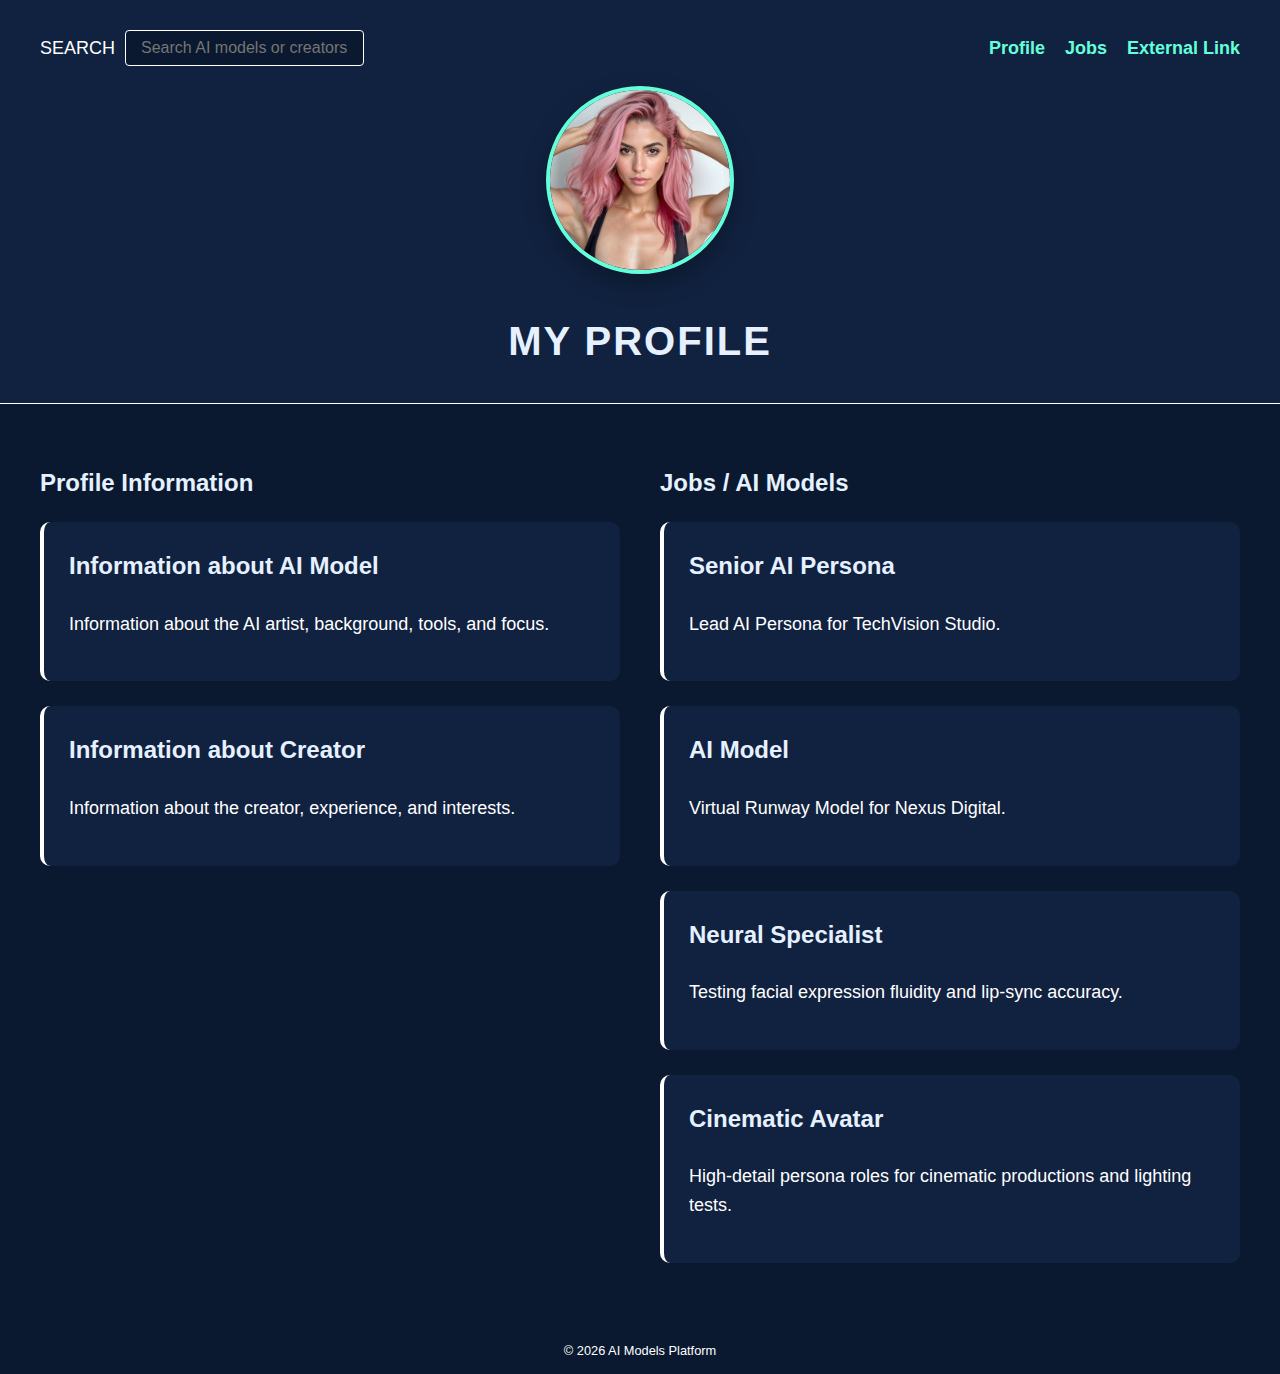
<file: index.html>
<!DOCTYPE html>
<html lang="en">
<head>
   <meta charset="UTF-8" />
   <title>AI Models Profile</title>
   <meta name="viewport" content="width=device-width, initial-scale=1.0" />
   <link rel="stylesheet" href="style.css">
</head>
<body>

<header>
   <nav>
      <div class="search-box">
         <label for="search">SEARCH</label>
         <input type="text" id="search" name="search" placeholder="Search AI models or creators" />
      </div>
      <ul>
         <li><a href="#profile-info">Profile</a></li>
         <li><a href="#jobs">Jobs</a></li>
         <li><a href="https://google.com" target="_blank">External Link</a></li>
      </ul>
   </nav>

   <div class="profile-header">
      <div class="profile-image">
         <img src="aimodel.jpeg" alt="AI Model Portrait">
      </div>
      <h1>My Profile</h1>
   </div>
</header>

<main class="main-layout">
   <section class="left-column">
      <h2 id="profile-info">Profile Information</h2>

      <article class="clickable-card">
         <a href="model-profile.html" class="card-link">
            <h3>Information about AI Model</h3>
            <p>Information about the AI artist, background, tools, and focus.</p>
         </a>
      </article>

      <article class="clickable-card">
         <a href="creator-profile.html" class="card-link">
            <h3>Information about Creator</h3>
            <p>Information about the creator, experience, and interests.</p>
         </a>
      </article>
   </section>

   <aside class="right-column">
      <h2 id="jobs">Jobs / AI Models</h2>

      <article>
         <a href="job_details.html" class="card-link">
            <h3>Senior AI Persona</h3>
            <p>Lead AI Persona for TechVision Studio.</p>
         </a>
      </article>

      <article>
         <a href="job_details2.html" class="card-link">
            <h3>AI Model</h3>
            <p>Virtual Runway Model for Nexus Digital.</p>
         </a>
      </article>

      <article>
         <a href="job_details3.html" class="card-link">
            <h3>Neural Specialist</h3>
            <p>Testing facial expression fluidity and lip-sync accuracy.</p>
         </a>
      </article> <article>
      <a href="job_details4.html" class="card-link">
         <h3>Cinematic Avatar</h3>
         <p>High-detail persona roles for cinematic productions and lighting tests.</p>
      </a>
   </article>
   </aside> </main> <footer>
   <p>&copy; 2026 AI Models Platform</p>
</footer>

</body>
</html>
</file>
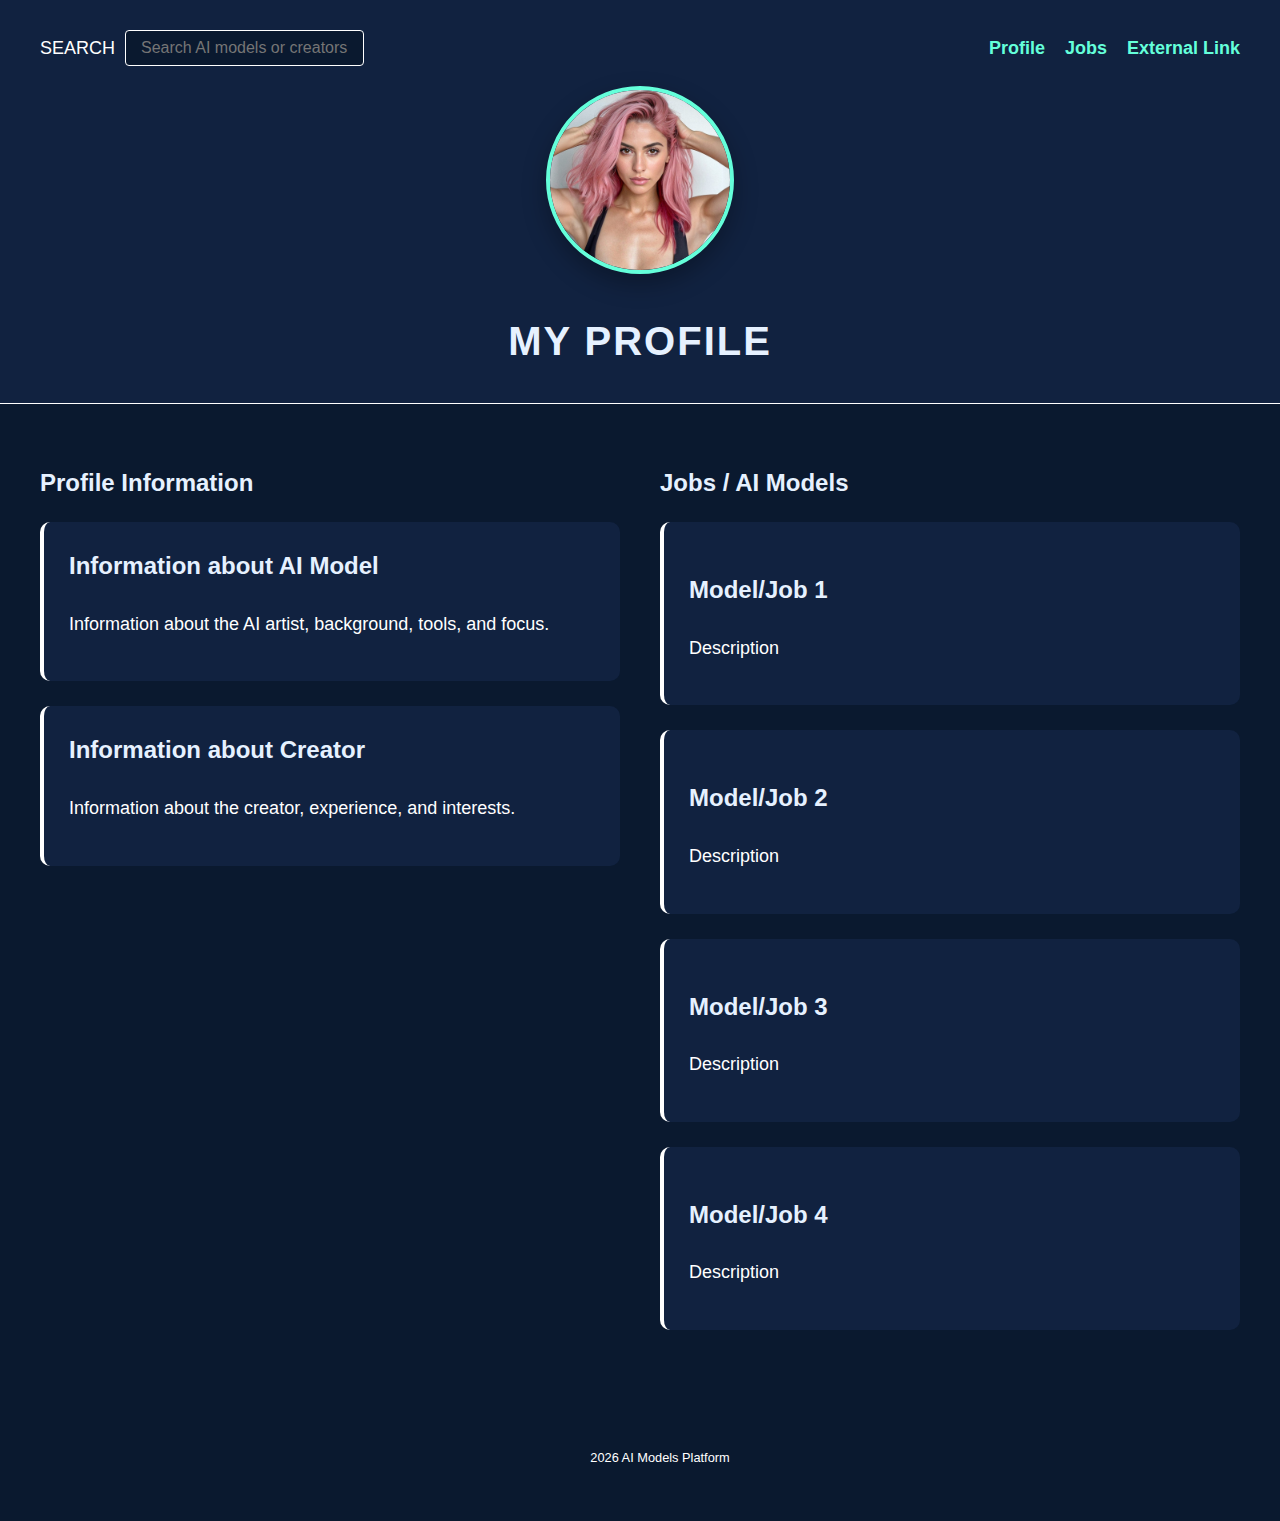
<file: web devop/index.html>
<!DOCTYPE html>
<html lang="en">
<head>
   <meta charset="UTF-8" />
   <title>AI Models Profile</title>
   <meta name="viewport" content="width=device-width, initial-scale=1.0" />
   <link rel="stylesheet" href="style.css">
</head>
<body>

<header>
   <nav>
      <div class="search-box">
         <label for="search">SEARCH</label>
         <input type="text" id="search" name="search" placeholder="Search AI models or creators" />
      </div>
      <ul>
         <li><a href="#profile-info">Profile</a></li>
         <li><a href="#jobs">Jobs</a></li>
         <li><a href="https://google.com" target="_blank">External Link</a></li>
      </ul>
   </nav>

   <div class="profile-header">
      <div class="profile-image">
         <img src="aimodel.jpeg" alt="AI Model Portrait">
      </div>
      <h1>My Profile</h1>
   </div>
</header>

<main class="main-layout">
   <section class="left-column">
      <h2 id="profile-info">Profile Information</h2>

      <article class="clickable-card">
         <a href="model-profile.html" class="card-link">
            <h3>Information about AI Model</h3>
            <p>Information about the AI artist, background, tools, and focus.</p>
         </a>
      </article>

      <article class="clickable-card">
         <a href="creator-profile.html" class="card-link">
            <h3>Information about Creator</h3>
            <p>Information about the creator, experience, and interests.</p>
         </a>
      </article>
   </section>

   <aside class="right-column">
      <h2 id="jobs">Jobs / AI Models</h2>
      <article><h3>Model/Job 1</h3><p>Description</p></article>
      <article><h3>Model/Job 2</h3><p>Description</p></article>
      <article><h3>Model/Job 3</h3><p>Description</p></article>
      <article><h3>Model/Job 4</h3><p>Description</p></article>
   </aside>
</main>

<footer>
   <p>2026 AI Models Platform</p>
</footer>

</body>
</html>
</file>
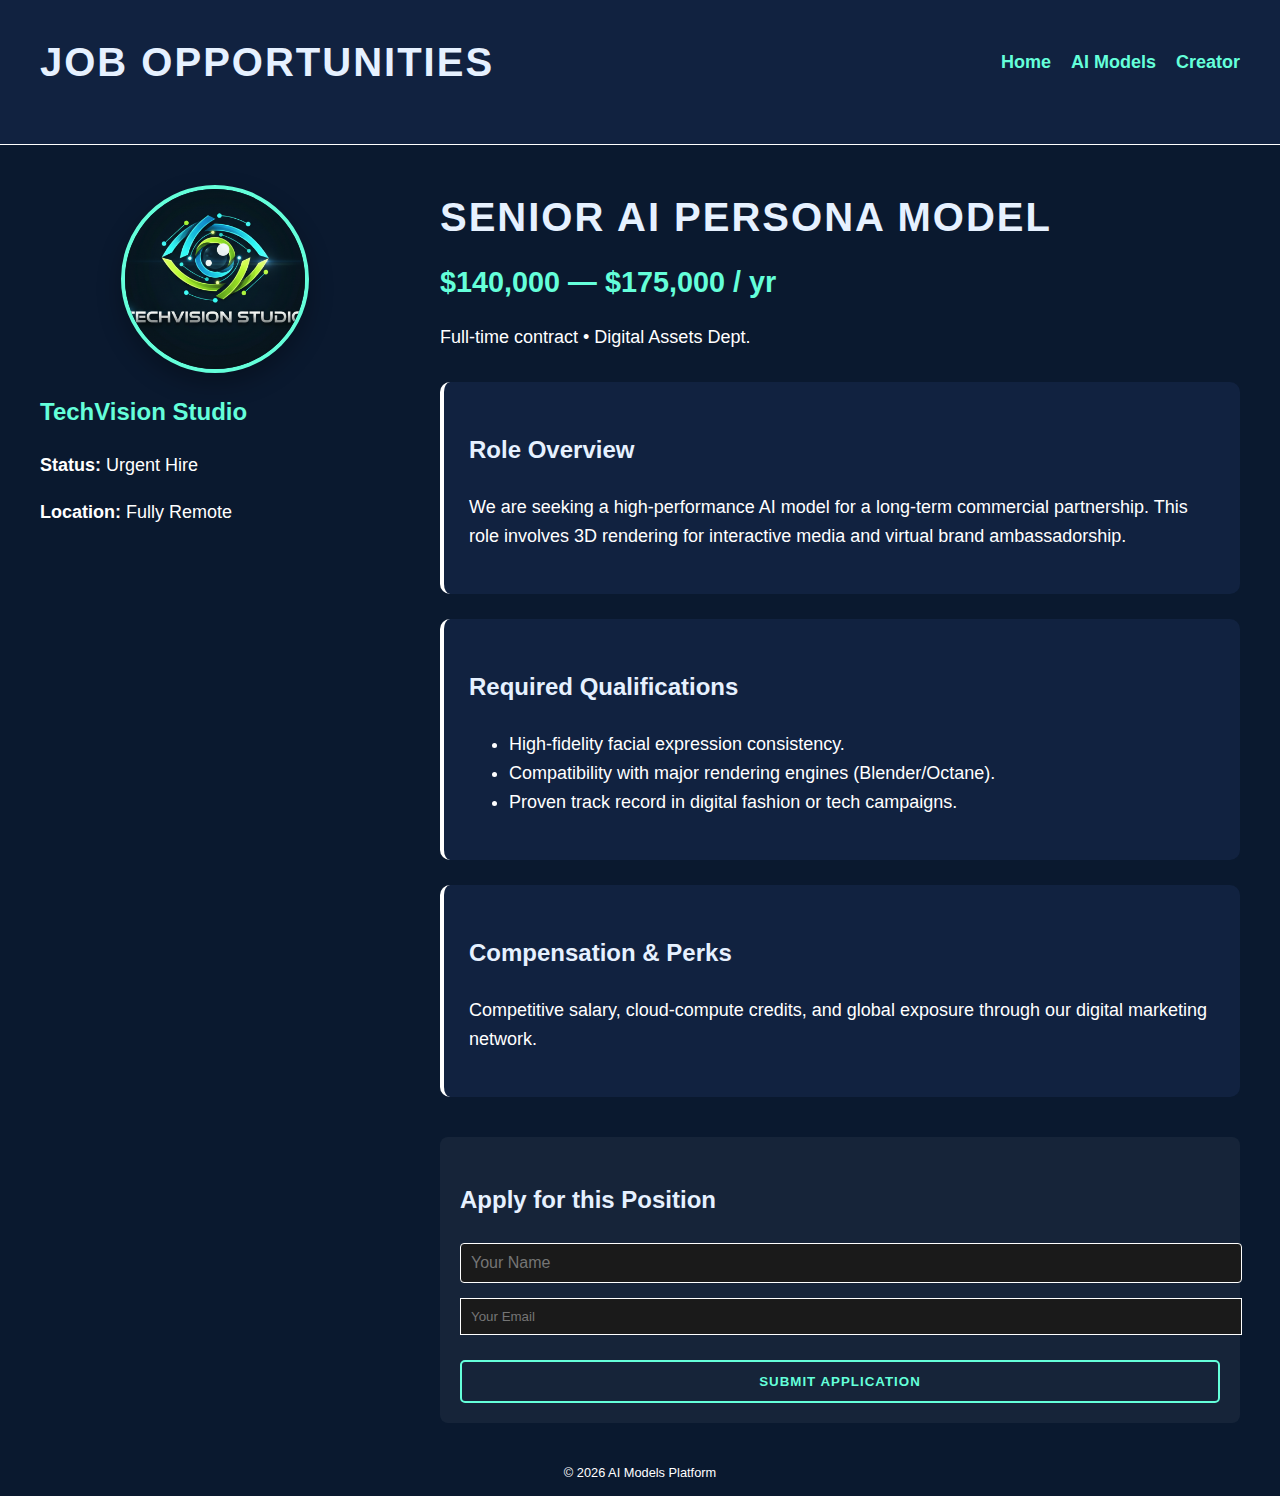
<file: job_details.html>
<!DOCTYPE html>
<html lang="en">
<head>
    <meta charset="UTF-8">
    <title>Job Description | AI Models Platform</title>
    <link rel="stylesheet" href="style.css">
</head>
<body>

<header>
    <nav>
        <div class="logo"><h1>Job Opportunities</h1></div>
        <ul>
            <li><a href="index.html">Home</a></li>
            <li><a href="model-profile.html">AI Models</a></li>
            <li><a href="creator-profile.html">Creator</a></li>
        </ul>
    </nav>
</header>

<div class="profile-container">
    <aside>
        <div class="profile-image">
            <img src="techvis.png" alt="Hiring Company" class="large-circle" style="object-position: center;">
        </div>
        <h2 style="color: var(--neon-cyan);">TechVision Studio</h2>
        <p><strong>Status:</strong> Urgent Hire</p>
        <p><strong>Location:</strong> Fully Remote</p>

    </aside>

    <main>
        <h1 style="text-align: left; margin-bottom: 10px;">Senior AI Persona Model</h1>
        <p style="color: var(--neon-cyan); font-weight: bold; font-size: 1.8rem; margin: 0;">
            $140,000 — $175,000 / yr
        </p>
        <p style="color: var(--slate-tech); margin-bottom: 30px;">Full-time contract • Digital Assets Dept.</p>

        <article>
            <h3>Role Overview</h3>
            <p>We are seeking a high-performance AI model for a long-term commercial partnership. This role involves 3D rendering for interactive media and virtual brand ambassadorship.</p>
        </article>

        <article>
            <h3>Required Qualifications</h3>
            <ul>
                <li>High-fidelity facial expression consistency.</li>
                <li>Compatibility with major rendering engines (Blender/Octane).</li>
                <li>Proven track record in digital fashion or tech campaigns.</li>
            </ul>
        </article>

        <article>
            <h3>Compensation & Perks</h3>
            <p>Competitive salary, cloud-compute credits, and global exposure through our digital marketing network.</p>
        </article>

        <section id="apply-form" style="margin-top: 40px; padding: 20px; background: rgba(255,255,255,0.05); border-radius: 8px;">
            <h3>Apply for this Position</h3>
            <form id="jobForm" onsubmit="processForm(event)">
                <div style="margin-bottom: 15px;">
                    <input type="text" id="name" placeholder="Your Name" required style="width: 100%; padding: 10px; background: #1a1a1a; color: white; border: 1px solid var(--slate-tech);">
                </div>
                <div style="margin-bottom: 15px;">
                    <input type="email" id="email" placeholder="Your Email" required style="width: 100%; padding: 10px; background: #1a1a1a; color: white; border: 1px solid var(--slate-tech);">
                </div>
                <button type="submit" class="contact-btn" style="width: 100%;">Submit Application</button>
            </form>
        </section>
    </main>
</div>

<script>
    function processForm(event) {
       event.preventDefault();
       const name = document.getElementById('name').value;
       alert("Thank you, " + name + "! Your application has been processed.");
    }
</script>

<footer>
    <p>&copy; 2026 AI Models Platform</p>
</footer>

</body>
</html>
</file>
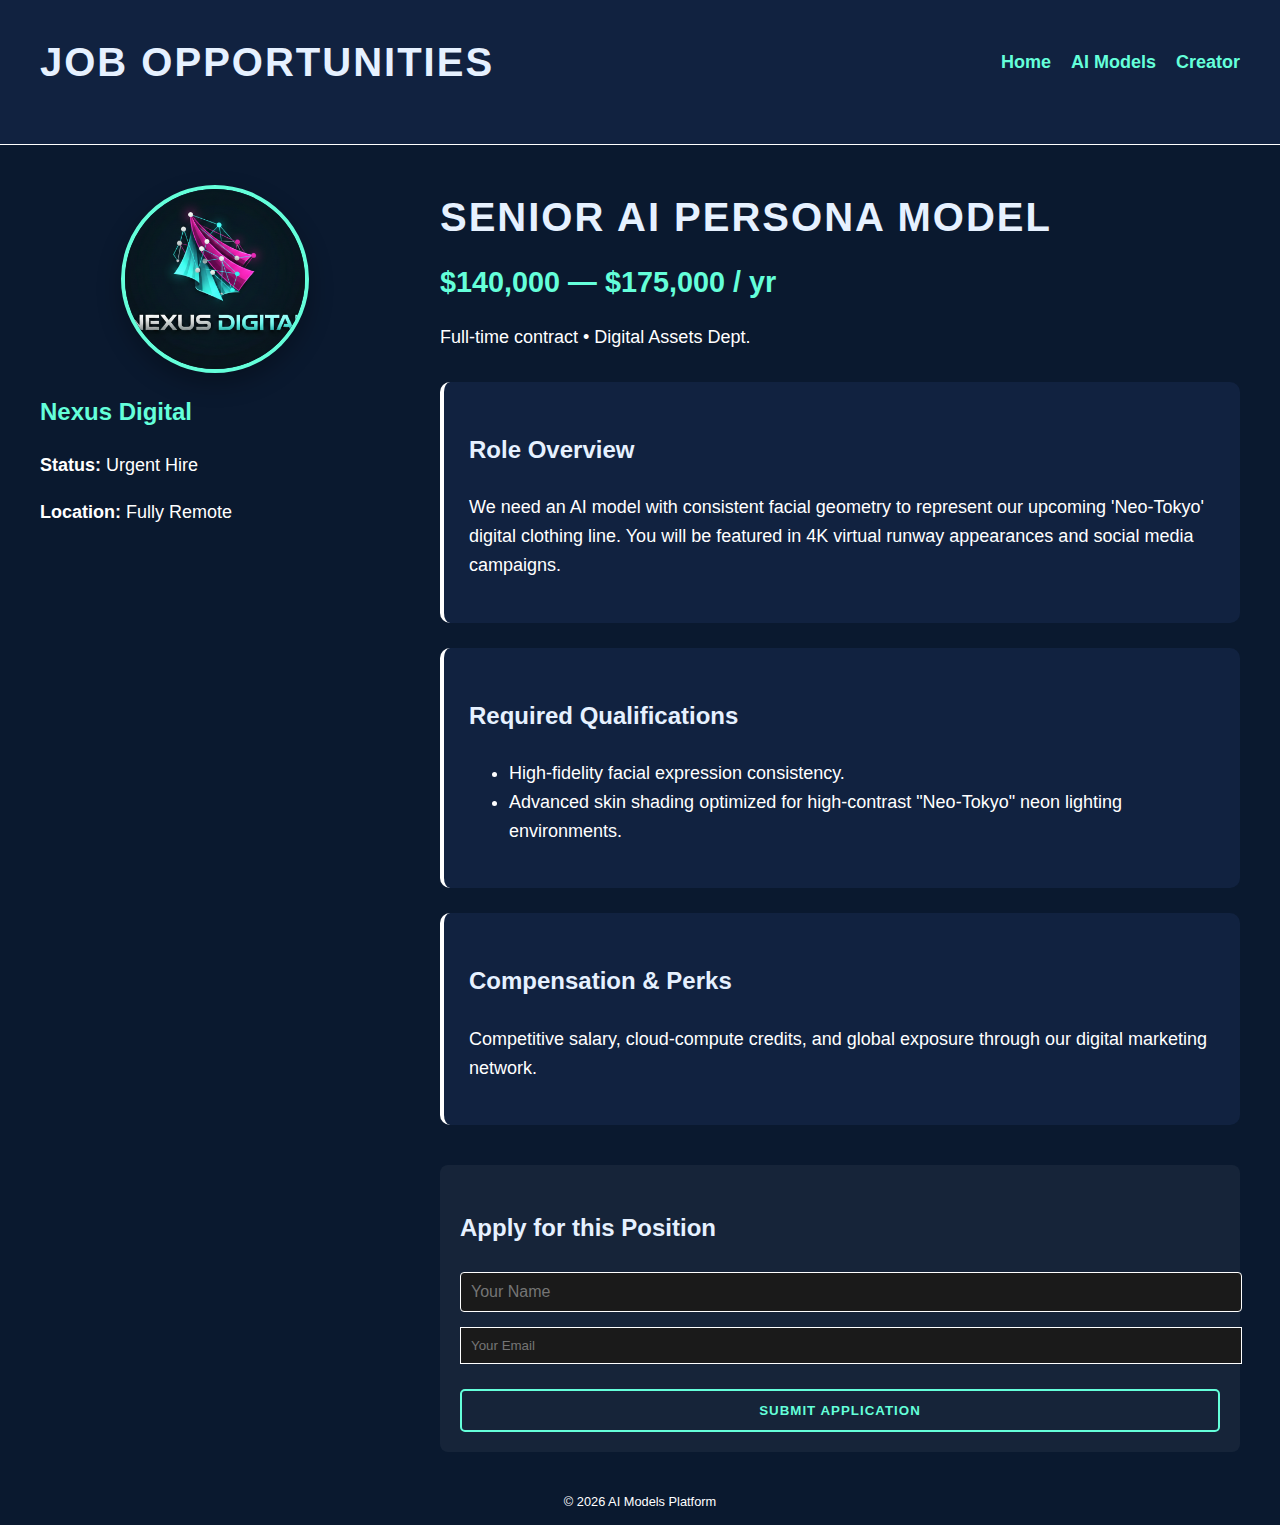
<file: job_details2.html>
<!DOCTYPE html>
<html lang="en">
<head>
  <meta charset="UTF-8">
  <title>Job Description | AI Models Platform</title>
  <link rel="stylesheet" href="style.css">
</head>
<body>

<header>
  <nav>
    <div class="logo"><h1>Job Opportunities</h1></div>
    <ul>
      <li><a href="index.html">Home</a></li>
      <li><a href="model-profile.html">AI Models</a></li>
      <li><a href="creator-profile.html">Creator</a></li>
    </ul>
  </nav>
</header>

<div class="profile-container">
  <aside>
    <div class="profile-image">
      <img src="nexus.png" alt="Hiring Company" class="large-circle" style="object-position: center;">
    </div>
    <h2 style="color: var(--neon-cyan);">Nexus Digital</h2>
    <p><strong>Status:</strong> Urgent Hire</p>
    <p><strong>Location:</strong> Fully Remote</p>

  </aside>

  <main>
    <h1 style="text-align: left; margin-bottom: 10px;">Senior AI Persona Model</h1>
    <p style="color: var(--neon-cyan); font-weight: bold; font-size: 1.8rem; margin: 0;">
      $140,000 — $175,000 / yr
    </p>
    <p style="color: var(--slate-tech); margin-bottom: 30px;">Full-time contract • Digital Assets Dept.</p>

    <article>
      <h3>Role Overview</h3>
      <p>We need an AI model with consistent facial geometry to represent our upcoming 'Neo-Tokyo' digital clothing line. You will be featured in 4K virtual runway appearances and social media campaigns.</p>
    </article>

    <article>
      <h3>Required Qualifications</h3>
      <ul>
        <li>High-fidelity facial expression consistency.</li>
        <li>Advanced skin shading optimized for high-contrast "Neo-Tokyo" neon lighting environments.</li>

      </ul>
    </article>

    <article>
      <h3>Compensation & Perks</h3>
      <p>Competitive salary, cloud-compute credits, and global exposure through our digital marketing network.</p>
    </article>

    <section id="apply-form" style="margin-top: 40px; padding: 20px; background: rgba(255,255,255,0.05); border-radius: 8px;">
      <h3>Apply for this Position</h3>
      <form id="jobForm" onsubmit="processForm(event)">
        <div style="margin-bottom: 15px;">
          <input type="text" id="name" placeholder="Your Name" required style="width: 100%; padding: 10px; background: #1a1a1a; color: white; border: 1px solid var(--slate-tech);">
        </div>
        <div style="margin-bottom: 15px;">
          <input type="email" id="email" placeholder="Your Email" required style="width: 100%; padding: 10px; background: #1a1a1a; color: white; border: 1px solid var(--slate-tech);">
        </div>
        <button type="submit" class="contact-btn" style="width: 100%;">Submit Application</button>
      </form>
    </section>
  </main>
</div>

<script>
  function processForm(event) {
     event.preventDefault();
     const name = document.getElementById('name').value;
     alert("Thank you, " + name + "! Your application has been processed.");
  }
</script>


<footer>
  <p>&copy; 2026 AI Models Platform</p>
</footer>

</body>
</html>
</file>
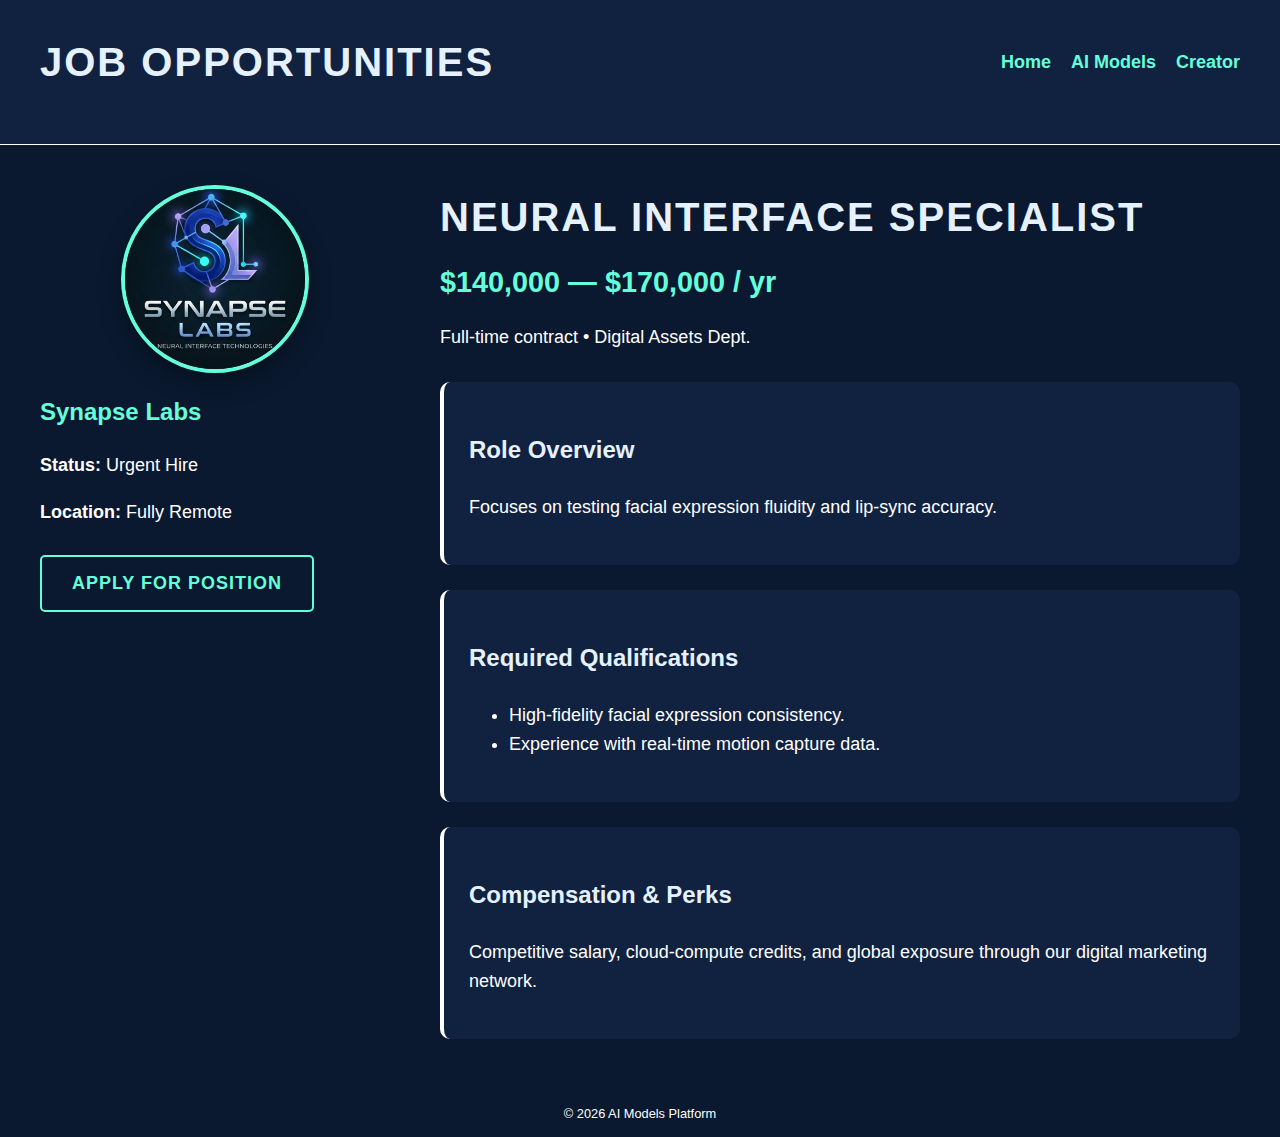
<file: job_details3.html>
<!DOCTYPE html>
<html lang="en">
<head>
  <meta charset="UTF-8">
  <title>Job Description | AI Models Platform</title>
  <link rel="stylesheet" href="style.css">
</head>
<body>

<header>
  <nav>
    <div class="logo"><h1>Job Opportunities</h1></div>
    <ul>
      <li><a href="index.html">Home</a></li>
      <li><a href="model-profile.html">AI Models</a></li>
      <li><a href="creator-profile.html">Creator</a></li>
    </ul>
  </nav>
</header>

<div class="profile-container">
  <aside>
    <div class="profile-image">
      <img src="Synapse.png" alt="Hiring Company" class="large-circle" style="object-position: center;">
    </div>
    <h2 style="color: var(--neon-cyan);">Synapse Labs</h2>
    <p><strong>Status:</strong> Urgent Hire</p>
    <p><strong>Location:</strong> Fully Remote</p>
    <a href="mailto:jobs@example.com" class="contact-btn">Apply for Position</a>
  </aside>

  <main>
    <h1 style="text-align: left; margin-bottom: 10px;">Neural Interface Specialist</h1>
    <p style="color: var(--neon-cyan); font-weight: bold; font-size: 1.8rem; margin: 0;">
      $140,000 — $170,000 / yr
    </p>
    <p style="color: var(--slate-tech); margin-bottom: 30px;">Full-time contract • Digital Assets Dept.</p>

    <article>
      <h3>Role Overview</h3>
      <p>Focuses on testing facial expression fluidity and lip-sync accuracy.</p>
    </article>

    <article>
      <h3>Required Qualifications</h3>
      <ul>
        <li>High-fidelity facial expression consistency.</li>
        <li>Experience with real-time motion capture data.</li>

      </ul>
    </article>

    <article>
      <h3>Compensation & Perks</h3>
      <p>Competitive salary, cloud-compute credits, and global exposure through our digital marketing network.</p>
    </article>
  </main>
</div>

<footer>
  <p>&copy; 2026 AI Models Platform</p>
</footer>

</body>
</html>
</file>
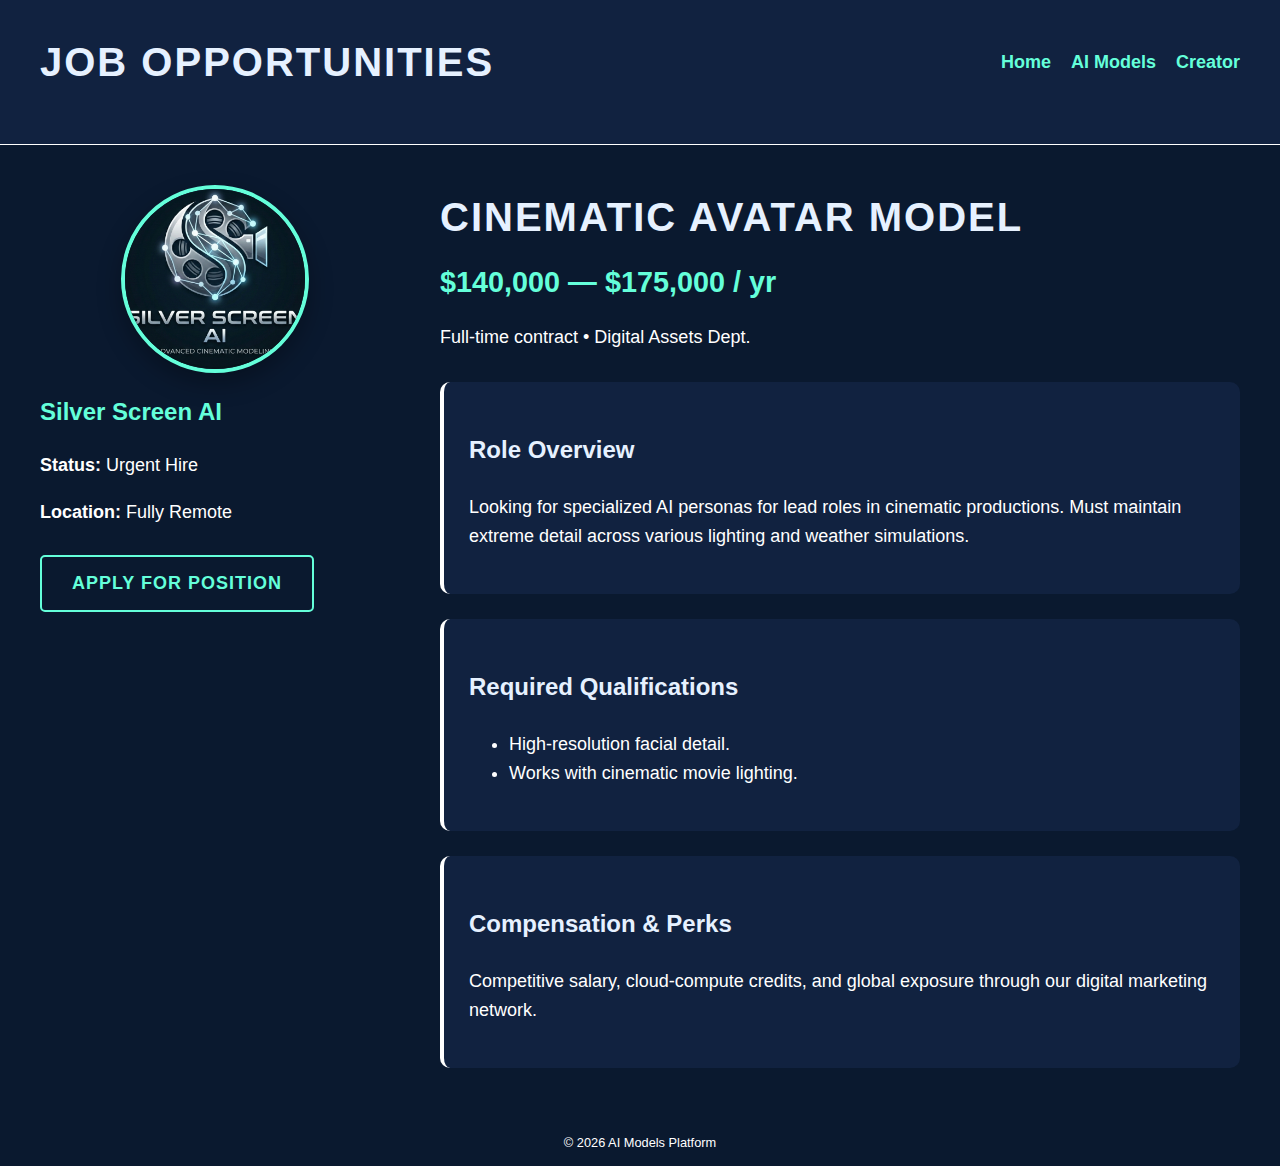
<file: job_details4.html>
<!DOCTYPE html>
<html lang="en">
<head>
    <meta charset="UTF-8">
    <title>Job Description | AI Models Platform</title>
    <link rel="stylesheet" href="style.css">
</head>
<body>

<header>
    <nav>
        <div class="logo"><h1>Job Opportunities</h1></div>
        <ul>
            <li><a href="index.html">Home</a></li>
            <li><a href="model-profile.html">AI Models</a></li>
            <li><a href="creator-profile.html">Creator</a></li>
        </ul>
    </nav>
</header>

<div class="profile-container">
    <aside>
        <div class="profile-image">
            <img src="silver.png" alt="Hiring Company" class="large-circle" style="object-position: center;">
        </div>
        <h2 style="color: var(--neon-cyan);">Silver Screen AI</h2>
        <p><strong>Status:</strong> Urgent Hire</p>
        <p><strong>Location:</strong> Fully Remote</p>
        <a href="mailto:jobs@example.com" class="contact-btn">Apply for Position</a>
    </aside>

    <main>
        <h1 style="text-align: left; margin-bottom: 10px;">Cinematic Avatar Model</h1>
        <p style="color: var(--neon-cyan); font-weight: bold; font-size: 1.8rem; margin: 0;">
            $140,000 — $175,000 / yr
        </p>
        <p style="color: var(--slate-tech); margin-bottom: 30px;">Full-time contract • Digital Assets Dept.</p>

        <article>
            <h3>Role Overview</h3>
            <p>Looking for specialized AI personas for lead roles in cinematic productions. Must maintain extreme detail across various lighting and weather simulations.</p>
        </article>

        <article>
            <h3>Required Qualifications</h3>
            <ul>
                <li>High-resolution facial detail.</li>
                <li>Works with cinematic movie lighting.</li>

            </ul>
        </article>

        <article>
            <h3>Compensation & Perks</h3>
            <p>Competitive salary, cloud-compute credits, and global exposure through our digital marketing network.</p>
        </article>
    </main>
</div>

<footer>
    <p>&copy; 2026 AI Models Platform</p>
</footer>

</body>
</html>
</file>
<file: style.css>
:root {
    --bg-deep-blue: #0a192f;        /* Main background */
    --card-blue: #112240;           /* Card/Section background */
    --metallic-gray: #ffffff;       /* Main text (Sparkling Gray) */
    --slate-tech: #ffffff;          /* Secondary text & borders */
    --neon-cyan: #64ffda;           /* Accent color (Robotic glow) */
    --silver-white: #e6f1ff;        /* Headings */
}

/* --- ACCESSIBILITY & GLOBAL STYLES --- */
body {
    background-color: var(--bg-deep-blue);
    color: var(--metallic-gray);
    font-family: 'Segoe UI', Tahoma, Geneva, Verdana, sans-serif;
    margin: 0;
    padding: 0;
    font-size: 1.125rem;
    line-height: 1.6;
}


:focus {
    outline: 2px solid var(--neon-cyan);
    outline-offset: 4px;
}

/* --- HEADER & CENTERED PROFILE --- */
header {
    background-color: var(--card-blue);
    padding: 30px 40px;
    border-bottom: 1px solid var(--slate-tech);
    display: flex;
    flex-direction: column;
    align-items: center;
    text-align: center;
}

.profile-header {
    display: flex;
    flex-direction: column;
    align-items: center;
    justify-content: center;
    gap: 15px;
}

.profile-image {
    width: 180px;
    height: 180px;
    border: 4px solid var(--neon-cyan);
    border-radius: 50%;
    margin: 0 auto 20px auto;
    overflow: hidden;
    background: var(--bg-deep-blue);
    display: flex;
    justify-content: center;
    align-items: center;
    box-shadow: 0 10px 25px rgba(0,0,0,0.3);
}

.profile-image img {
    width: 100%;
    height: 100%;
    object-fit: cover;
}

/* --- NAVIGATION --- */
nav {
    width: 100%;
    display: flex;
    justify-content: space-between;
    align-items: center;
    margin-bottom: 20px;
}

nav ul {
    list-style-type: none;
    display: flex;
    gap: 20px;
    padding: 0;
    margin: 0;
}

nav ul li a {
    color: var(--neon-cyan);
    text-decoration: none;
    font-weight: bold;
}

/* --- FORMS & SEARCH --- */
.search-box {
    display: flex;
    align-items: center;
    gap: 10px;
}

input[type="text"] {
    background: var(--bg-deep-blue);
    border: 1px solid var(--slate-tech);
    color: var(--neon-cyan);
    padding: 8px 15px;
    border-radius: 4px;
    outline: none;
    font-size: 1rem;
}

input[type="text"]:focus {
    border-color: var(--neon-cyan);
    box-shadow: 0 0 5px var(--neon-cyan);
}

/* --- HOME PAGE LAYOUT --- */
.main-layout {
    display: grid;
    grid-template-columns: 1fr 1fr;
    gap: 40px;
    padding: 40px;
    max-width: 1200px;
    margin: 0 auto;
}

article {
    background: var(--card-blue);
    padding: 25px;
    border-radius: 10px;
    border-left: 4px solid var(--slate-tech);
    margin-bottom: 25px;
    transition: all 0.3s ease;
}

article:hover {
    border-left-color: var(--neon-cyan);
    transform: translateX(10px);
    background: #172a45;
}


.card-link {
    display: block;
    text-decoration: none !important;
    color: inherit;
}

.card-link h3 {
    text-decoration: none !important;
    color: var(--silver-white);
    margin-top: 0;
}

/* --- TYPOGRAPHY --- */
h1 {
    color: var(--silver-white);
    font-size: 2.5rem;
    margin: 0;
    text-transform: uppercase;
    letter-spacing: 2px;
}

h2, h3 {
    color: var(--silver-white);
    font-size: 1.5rem; /* 24px requirement */
}

/* --- INTERACTION --- */
.contact-btn {
    display: inline-block;
    padding: 12px 30px;
    background-color: transparent;
    color: var(--neon-cyan);
    border: 2px solid var(--neon-cyan);
    border-radius: 5px;
    text-transform: uppercase;
    font-weight: bold;
    letter-spacing: 1px;
    transition: all 0.3s ease;
    cursor: pointer;
    margin-top: 10px;
    text-decoration: none;
}

.contact-btn:hover {
    background-color: rgba(100, 255, 218, 0.1);
    box-shadow: 0 0 15px var(--neon-cyan);
    transform: translateY(-2px);
}


a {
    color: var(--neon-cyan);
    text-decoration: none;
}

a:hover {
    text-decoration: underline;
}

footer {
    text-align: center;
    font-size: 0.8rem;
    color: var(--slate-tech);
    width: 100%;
    margin-top: auto;
}

/*AI model page*/

.profile-container {
    max-width: 1200px;
    margin: 40px auto;
    display: grid;
    grid-template-columns: 350px 1fr;
    gap: 50px;
    padding: 0 40px;
    text-align: left;
}


.profile-container .large-circle {
    width: 280px;
    height: 280px;
    border-radius: 50% !important;
    border: 4px solid var(--neon-cyan);
    object-fit: cover;
    display: block;
    margin-bottom: 20px;
}

.profile-container .photo-grid {
    display: flex;
    gap: 15px;
    margin-top: 10px;
}

.profile-container .photo-grid img {
    width: 30%;
    height: 180px;
    object-fit: cover;
    border-radius: 8px;
    border: 1px solid var(--slate-tech);
    object-position: center 20%;
}

.profile-container .video-grid {
    display: grid;
    grid-template-columns: 1fr 1fr;
    gap: 20px;
}

.profile-container .small-circle {
    width: 60px;
    height: 60px;
    border-radius: 50% !important;
    border: 1px solid var(--slate-tech);
    object-fit: cover;
}

.profile-container .creator-box {
    display: flex;
    align-items: center;
    gap: 15px;
    margin-top: 20px;
}
</file>
<file: web devop/style.css>
/* ==========================================
   1. YOUR ORIGINAL HOME PAGE STYLES
   (Restored to keep your home page the same)
   ========================================== */
:root {
    --bg-deep-blue: #0a192f;        /* Main background */
    --card-blue: #112240;           /* Card/Section background */
    --metallic-gray: #ffffff;       /* Main text (Sparkling Gray) */
    --slate-tech: #ffffff;          /* Secondary text & borders */
    --neon-cyan: #64ffda;           /* Accent color (Robotic glow) */
    --silver-white: #e6f1ff;        /* Headings */
}

/* --- ACCESSIBILITY & GLOBAL STYLES --- */
body {
    background-color: var(--bg-deep-blue);
    color: var(--metallic-gray);
    font-family: 'Segoe UI', Tahoma, Geneva, Verdana, sans-serif;
    margin: 0;
    padding: 0;
    font-size: 1.125rem; /* 18px Requirement met */
    line-height: 1.6;    /* 1.5+ Requirement met */
}

/* Keyboard Navigation Requirement */
:focus {
    outline: 2px solid var(--neon-cyan);
    outline-offset: 4px;
}

/* --- HEADER & CENTERED PROFILE --- */
header {
    background-color: var(--card-blue);
    padding: 30px 40px;
    border-bottom: 1px solid var(--slate-tech);
    display: flex;
    flex-direction: column;
    align-items: center; /* Centers items horizontally */
    text-align: center;
}

.profile-header {
    display: flex;
    flex-direction: column;
    align-items: center;    /* Centers Image and H1 vertically */
    justify-content: center;
    gap: 15px;
}

.profile-image {
    width: 180px;
    height: 180px;
    border: 4px solid var(--neon-cyan);
    border-radius: 50%;
    margin: 0 auto 20px auto;
    overflow: hidden;
    background: var(--bg-deep-blue);
    display: flex;
    justify-content: center;
    align-items: center;
    box-shadow: 0 10px 25px rgba(0,0,0,0.3);
}

.profile-image img {
    width: 100%;
    height: 100%;
    object-fit: cover;
}

/* --- NAVIGATION --- */
nav {
    width: 100%;
    display: flex;
    justify-content: space-between;
    align-items: center;
    margin-bottom: 20px;
}

nav ul {
    list-style-type: none;
    display: flex;
    gap: 20px;
    padding: 0;
    margin: 0;
}

nav ul li a {
    color: var(--neon-cyan);
    text-decoration: none;
    font-weight: bold;
}

/* --- FORMS & SEARCH --- */
.search-box {
    display: flex;
    align-items: center;
    gap: 10px;
}

input[type="text"] {
    background: var(--bg-deep-blue);
    border: 1px solid var(--slate-tech);
    color: var(--neon-cyan);
    padding: 8px 15px;
    border-radius: 4px;
    outline: none;
    font-size: 1rem;
}

input[type="text"]:focus {
    border-color: var(--neon-cyan);
    box-shadow: 0 0 5px var(--neon-cyan);
}

/* --- HOME PAGE LAYOUT --- */
.main-layout {
    display: grid;
    grid-template-columns: 1fr 1fr;
    gap: 40px;
    padding: 40px;
    max-width: 1200px;
    margin: 0 auto;
}

article {
    background: var(--card-blue);
    padding: 25px;
    border-radius: 10px;
    border-left: 4px solid var(--slate-tech);
    margin-bottom: 25px;
    transition: all 0.3s ease;
}

article:hover {
    border-left-color: var(--neon-cyan);
    transform: translateX(10px);
    background: #172a45;
}

/* Clean Article Links (No underline, no blue) */
.card-link {
    display: block;
    text-decoration: none !important;
    color: inherit;
}

.card-link h3 {
    text-decoration: none !important;
    color: var(--silver-white);
    margin-top: 0;
}

/* --- TYPOGRAPHY --- */
h1 {
    color: var(--silver-white);
    font-size: 2.5rem; /* Large text requirement (>24px) */
    margin: 0;
    text-transform: uppercase;
    letter-spacing: 2px;
}

h2, h3 {
    color: var(--silver-white);
    font-size: 1.5rem; /* 24px requirement */
}

/* --- INTERACTION --- */
.contact-btn {
    display: inline-block;
    padding: 12px 30px;
    background-color: transparent;
    color: var(--neon-cyan);
    border: 2px solid var(--neon-cyan);
    border-radius: 5px;
    text-transform: uppercase;
    font-weight: bold;
    letter-spacing: 1px;
    transition: all 0.3s ease;
    cursor: pointer;
    margin-top: 10px;
    text-decoration: none;
}

.contact-btn:hover {
    background-color: rgba(100, 255, 218, 0.1);
    box-shadow: 0 0 15px var(--neon-cyan);
    transform: translateY(-2px);
}

/* Standard Links (For body/nav) */
a {
    color: var(--neon-cyan);
    text-decoration: none;
}

a:hover {
    text-decoration: underline;
}

footer {
    text-align: center;      /* Centers the text horizontally */
    padding: 40px 20px;
    font-size: 0.8rem;       /* Makes the text smaller than the 18px body text */
    color: var(--slate-tech); /* Keeps the metallic/white look */
    width: 100%;             /* Ensures it spans the full width to center correctly */
    margin-top: auto;        /* Helps push it to the bottom of the page */
}

/* ==========================================
   2. ISOLATED AI MODEL PAGE (Wireframe)
   (Only applies when inside .profile-container)
   ========================================== */

.profile-container {
    max-width: 1200px;
    margin: 40px auto;
    display: grid;
    grid-template-columns: 350px 1fr; /* Matches your PDF wireframe */
    gap: 50px;
    padding: 0 40px;
    text-align: left;
}

/* Forces the circle on the profile page */
.profile-container .large-circle {
    width: 280px;
    height: 280px;
    border-radius: 50% !important;
    border: 4px solid var(--neon-cyan);
    object-fit: cover;
    display: block;
    margin-bottom: 20px;
}

.profile-container .photo-grid {
    display: flex;
    gap: 15px;
    margin-top: 10px;
}

.profile-container .photo-grid img {
    width: 30%;
    height: 180px;
    object-fit: cover;
    border-radius: 8px;
    border: 1px solid var(--slate-tech);
}

.profile-container .video-grid {
    display: grid;
    grid-template-columns: 1fr 1fr;
    gap: 20px;
}

.profile-container .small-circle {
    width: 60px;
    height: 60px;
    border-radius: 50% !important;
    border: 1px solid var(--slate-tech);
    object-fit: cover;
}

.profile-container .creator-box {
    display: flex;
    align-items: center;
    gap: 15px;
    margin-top: 20px;
}
</file>
